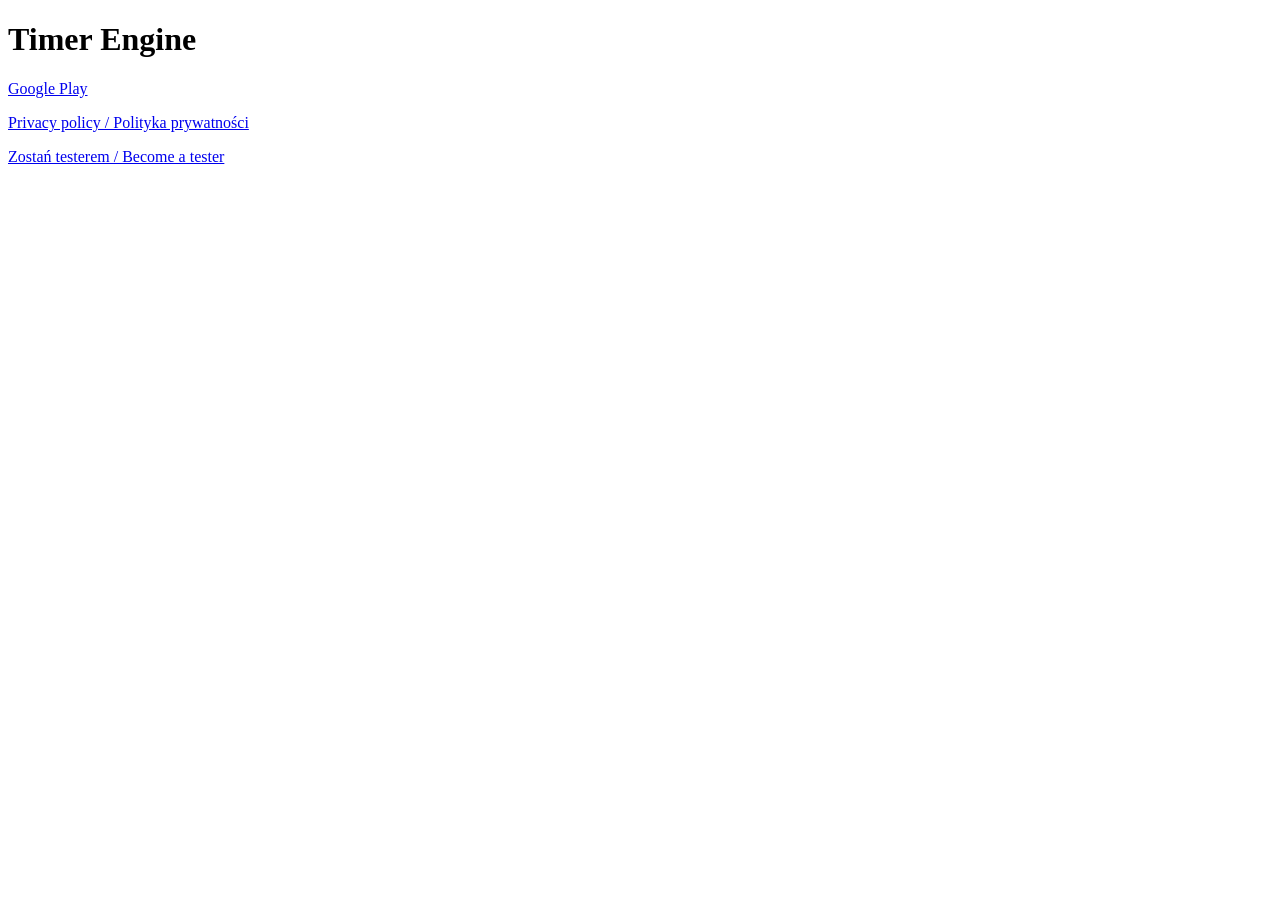
<file: index.html>
<!doctype html><html lang="en"><meta charset="utf-8"><meta name="viewport" content="width=device-width, initial-scale=1"><title>Timer Engine</title><h1>Timer Engine</h1><p><a href="https://play.google.com/store/apps/details?id=timer.engine">Google Play</a></p><p><a href="https://gar2d2.github.io/customizable-timer-privacy/">Privacy policy / Polityka prywatności</a></p><p><a href="/testers/">Zostań testerem / Become a tester</a></p></html>
</file>
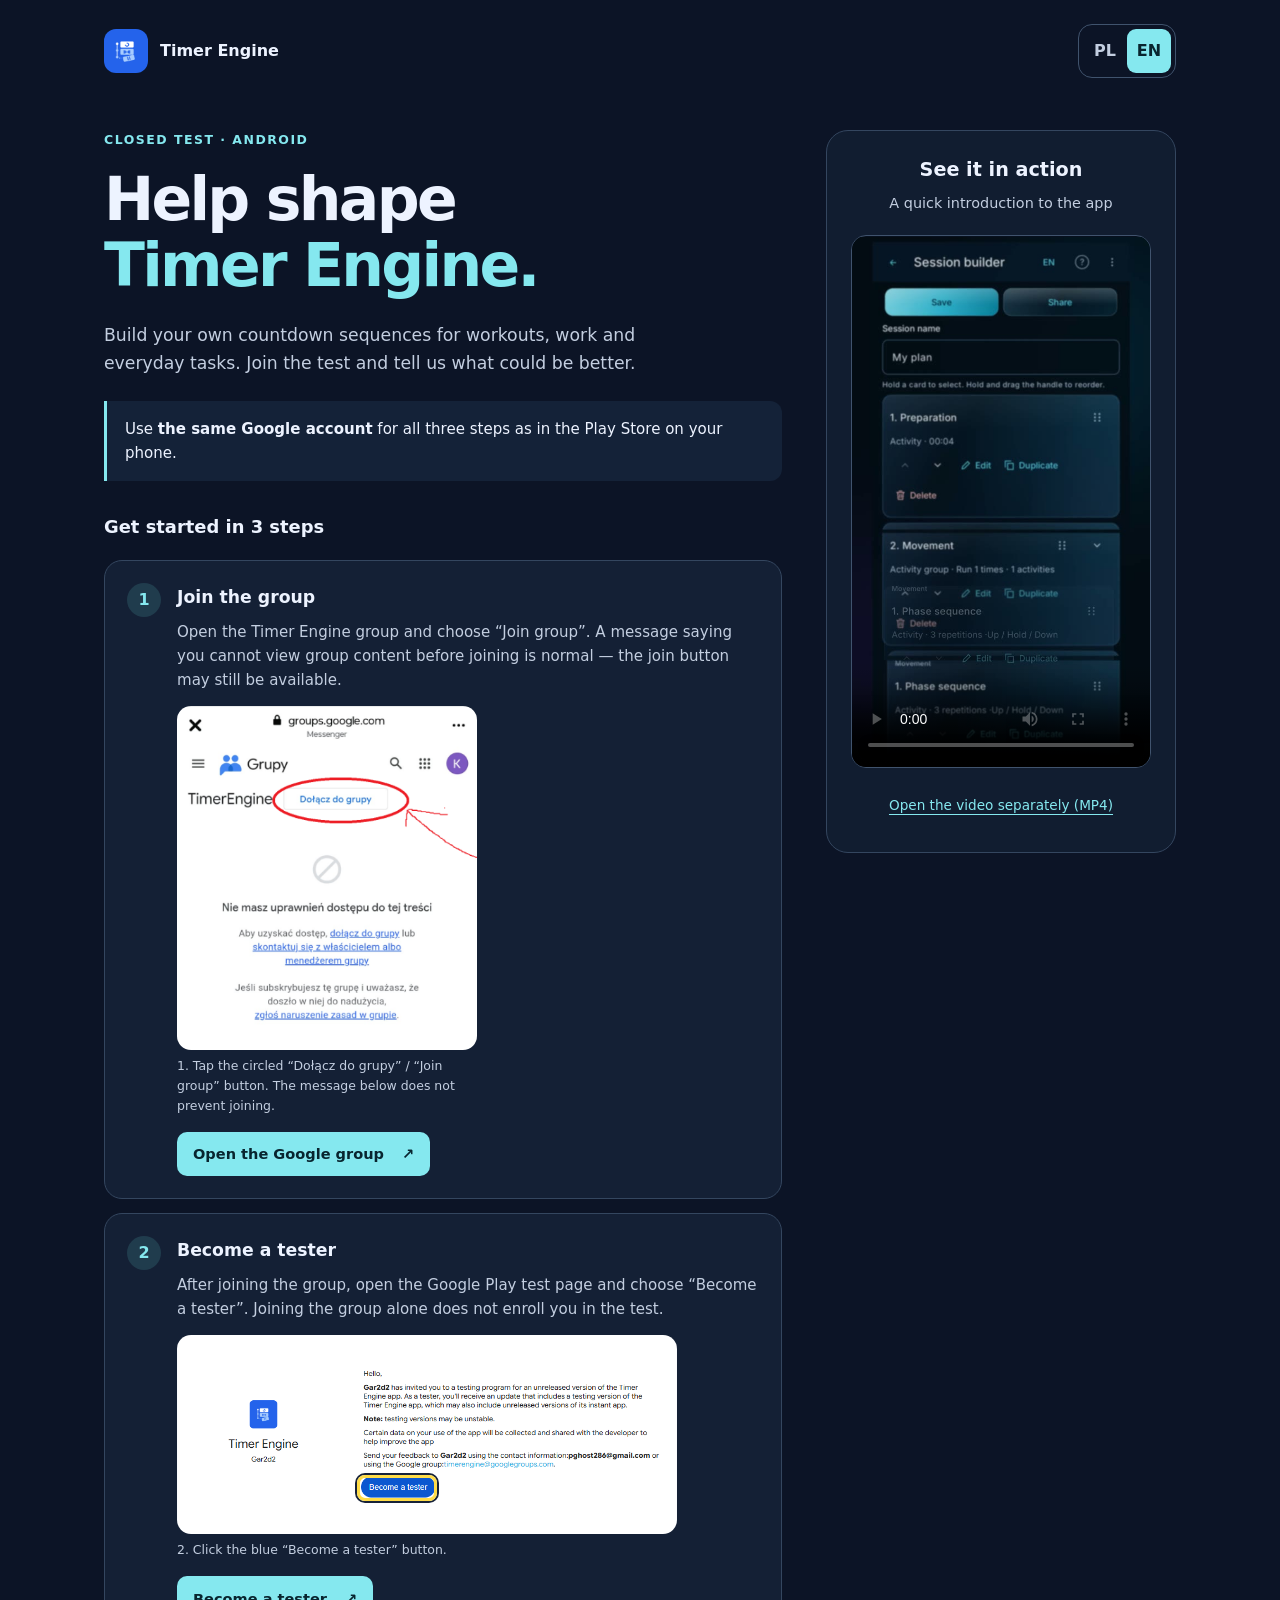
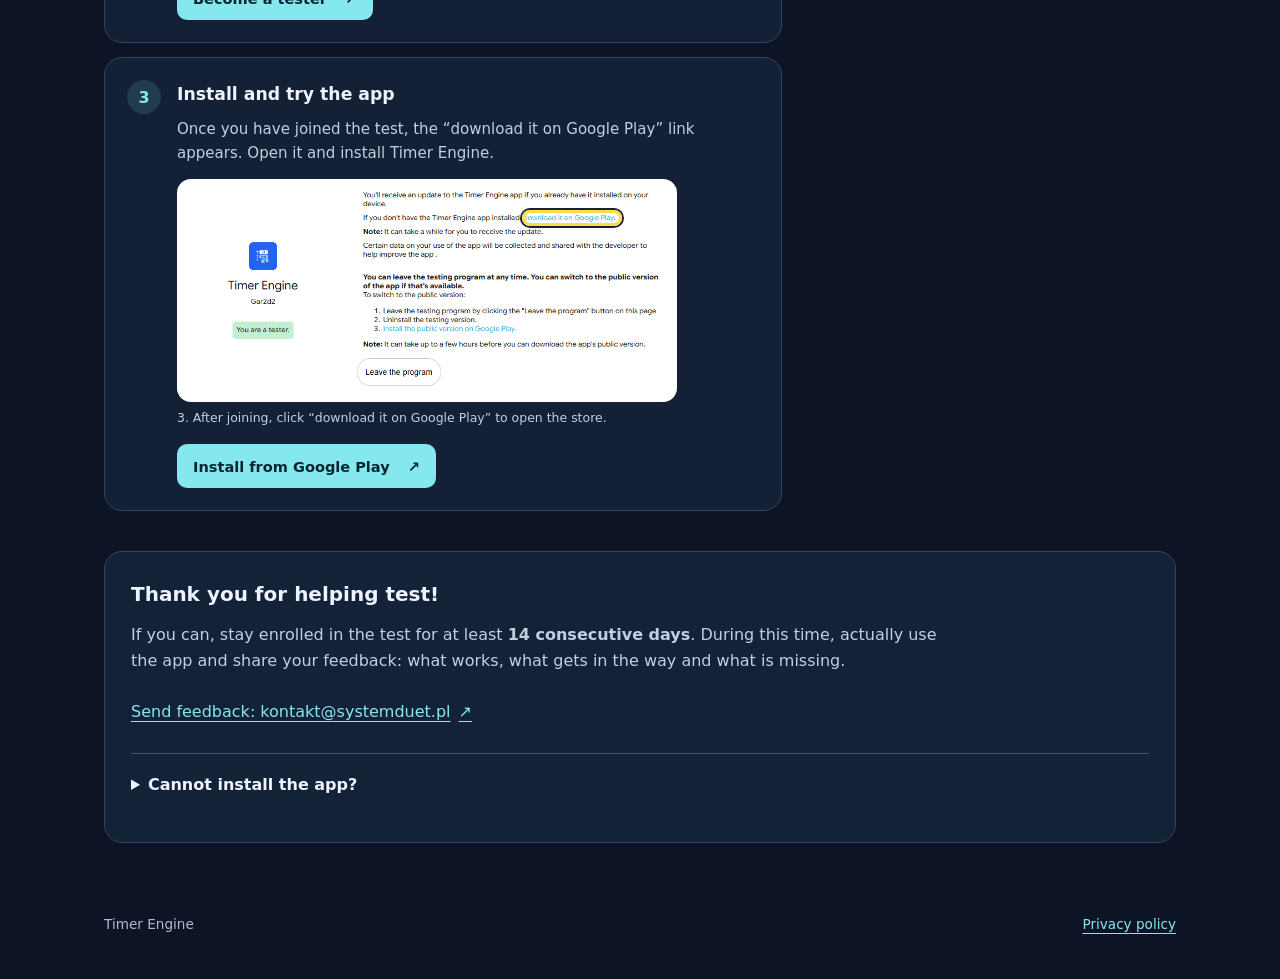
<file: testers/index.html>
<!doctype html>
<html lang="pl">
	<head>
		<meta charset="utf-8">
		<meta name="viewport" content="width=device-width, initial-scale=1">
		<meta name="description" content="Dołącz do testów Timer Engine. Join the Timer Engine closed test.">
		<meta name="theme-color" content="#0c1426">
		<title>Dołącz do testów · Timer Engine</title>
		<link rel="icon" href="assets/icon.png">
		<link rel="stylesheet" href="style.css?v=enrollment-steps-20261110">
		<script src="script.js" defer></script>
	</head>
	<body>
		<header class="site-header">
			<a class="brand" href="../" aria-label="Timer Engine">
				<img src="assets/icon.png" width="44" height="44" alt="">
				<span>Timer Engine</span>
			</a>
			<nav class="language-picker" aria-label="Language / Język" hidden>
				<button type="button" data-select-language="pl" aria-pressed="true">PL</button>
				<button type="button" data-select-language="en" aria-pressed="false">EN</button>
			</nav>
		</header>
		<main>
			<div class="onboarding-layout">
				<div class="instructions">
					<section class="intro" data-language="pl" lang="pl">
						<p class="eyebrow">Testy zamknięte · Android</p>
						<h1>Pomóż rozwijać<br><span>Timer Engine.</span></h1>
						<p class="lead">Twórz własne sekwencje odliczania — do treningu, pracy i codziennych zadań. Dołącz do testów i daj znać, co warto poprawić.</p>
						<p class="account-note">We wszystkich trzech krokach użyj <strong>tego samego konta Google</strong> co w Sklepie Play na telefonie.</p>
					</section>
					<section class="intro" data-language="en" lang="en" hidden>
						<p class="eyebrow">Closed test · Android</p>
						<h1>Help shape<br><span>Timer Engine.</span></h1>
						<p class="lead">Build your own countdown sequences for workouts, work and everyday tasks. Join the test and tell us what could be better.</p>
						<p class="account-note">Use <strong>the same Google account</strong> for all three steps as in the Play Store on your phone.</p>
					</section>
					<section data-language="pl" lang="pl" aria-labelledby="steps-pl">
						<h2 id="steps-pl" class="section-title">Zacznij w 3 krokach</h2>
						<ol class="steps">
							<li><span class="step-number" aria-hidden="true">1</span><div><h3>Dołącz do grupy</h3><p>Otwórz grupę Timer Engine i wybierz „Dołącz do grupy”. Komunikat o braku dostępu do treści grupy przed dołączeniem jest normalny — przycisk dołączenia nadal może być dostępny.</p><figure class="click-guide real-guide real-guide-1"><a class="screenshot-frame" href="assets/real-google-group-hq.png" target="_blank" rel="noopener"><img src="assets/real-google-group-hq.png" width="426" height="489" alt="1. Kliknij „Dołącz do grupy” w zaznaczonym miejscu. Komunikat poniżej nie blokuje dołączenia." loading="lazy"></a><figcaption>1. Kliknij „Dołącz do grupy” w zaznaczonym miejscu. Komunikat poniżej nie blokuje dołączenia.</figcaption></figure><a class="action" href="https://groups.google.com/g/timerengine">Otwórz grupę Google <span aria-hidden="true">↗</span></a></div></li>
							<li><span class="step-number" aria-hidden="true">2</span><div><h3>Zostań testerem</h3><p>Po dołączeniu do grupy otwórz stronę testów Google Play i wybierz „Zostań testerem”. Samo członkostwo w grupie nie zapisuje do testu.</p><figure class="click-guide real-guide real-guide-2"><a class="screenshot-frame" href="assets/real-play-become-tester.png" target="_blank" rel="noopener"><img src="assets/real-play-become-tester.png" width="902" height="360" alt="2. Kliknij niebieski przycisk „Become a tester” („Zostań testerem”)." loading="lazy"><span class="screenshot-target" aria-hidden="true"></span></a><figcaption>2. Kliknij niebieski przycisk „Become a tester” („Zostań testerem”).</figcaption></figure><a class="action" href="https://play.google.com/apps/testing/timer.engine">Zostań testerem <span aria-hidden="true">↗</span></a></div></li>
							<li><span class="step-number" aria-hidden="true">3</span><div><h3>Zainstaluj i sprawdź aplikację</h3><p>Po zapisaniu do testu pojawi się link „download it on Google Play”. Otwórz go i zainstaluj Timer Engine.</p><figure class="click-guide real-guide real-guide-3"><a class="screenshot-frame" href="assets/real-play-download.png" target="_blank" rel="noopener"><img src="assets/real-play-download.png" width="901" height="402" alt="3. Po dołączeniu kliknij „download it on Google Play”, aby przejść do sklepu." loading="lazy"><span class="screenshot-target" aria-hidden="true"></span></a><figcaption>3. Po dołączeniu kliknij „download it on Google Play”, aby przejść do sklepu.</figcaption></figure><a class="action" href="https://play.google.com/store/apps/details?id=timer.engine">Zainstaluj z Google Play <span aria-hidden="true">↗</span></a></div></li>
						</ol>
					</section>
					<section data-language="en" lang="en" aria-labelledby="steps-en" hidden>
						<h2 id="steps-en" class="section-title">Get started in 3 steps</h2>
						<ol class="steps">
							<li><span class="step-number" aria-hidden="true">1</span><div><h3>Join the group</h3><p>Open the Timer Engine group and choose “Join group”. A message saying you cannot view group content before joining is normal — the join button may still be available.</p><figure class="click-guide real-guide real-guide-1"><a class="screenshot-frame" href="assets/real-google-group-hq.png" target="_blank" rel="noopener"><img src="assets/real-google-group-hq.png" width="426" height="489" alt="1. Tap the circled “Dołącz do grupy” / “Join group” button. The message below does not prevent joining." loading="lazy"></a><figcaption>1. Tap the circled “Dołącz do grupy” / “Join group” button. The message below does not prevent joining.</figcaption></figure><a class="action" href="https://groups.google.com/g/timerengine">Open the Google group <span aria-hidden="true">↗</span></a></div></li>
							<li><span class="step-number" aria-hidden="true">2</span><div><h3>Become a tester</h3><p>After joining the group, open the Google Play test page and choose “Become a tester”. Joining the group alone does not enroll you in the test.</p><figure class="click-guide real-guide real-guide-2"><a class="screenshot-frame" href="assets/real-play-become-tester.png" target="_blank" rel="noopener"><img src="assets/real-play-become-tester.png" width="902" height="360" alt="2. Click the blue “Become a tester” button." loading="lazy"><span class="screenshot-target" aria-hidden="true"></span></a><figcaption>2. Click the blue “Become a tester” button.</figcaption></figure><a class="action" href="https://play.google.com/apps/testing/timer.engine">Become a tester <span aria-hidden="true">↗</span></a></div></li>
							<li><span class="step-number" aria-hidden="true">3</span><div><h3>Install and try the app</h3><p>Once you have joined the test, the “download it on Google Play” link appears. Open it and install Timer Engine.</p><figure class="click-guide real-guide real-guide-3"><a class="screenshot-frame" href="assets/real-play-download.png" target="_blank" rel="noopener"><img src="assets/real-play-download.png" width="901" height="402" alt="3. After joining, click “download it on Google Play” to open the store." loading="lazy"><span class="screenshot-target" aria-hidden="true"></span></a><figcaption>3. After joining, click “download it on Google Play” to open the store.</figcaption></figure><a class="action" href="https://play.google.com/store/apps/details?id=timer.engine">Install from Google Play <span aria-hidden="true">↗</span></a></div></li>
						</ol>
					</section>
				</div>
				<aside class="video-panel" aria-labelledby="video-title">
					<div class="video-heading">
						<h2 id="video-title"><span data-language="pl">Zobacz, jak to działa</span><span data-language="en" hidden>See it in action</span></h2>
						<p><span data-language="pl">Krótkie wprowadzenie do aplikacji</span><span data-language="en" hidden>A quick introduction to the app</span></p>
					</div>
					<video id="introduction-video" controls playsinline preload="none" poster="assets/poster-pl.jpg" aria-label="Wprowadzenie do Timer Engine">
						<source src="assets/introduction-pl.mp4" type="video/mp4">
						<a href="assets/introduction-pl.mp4">MP4 — Timer Engine</a>
					</video>
					<p class="video-download"><a id="video-download" href="assets/introduction-pl.mp4"><span data-language="pl">Otwórz film osobno (MP4)</span><span data-language="en" hidden>Open the video separately (MP4)</span></a></p>
				</aside>
			</div>
			<section class="support-panel" data-language="pl" lang="pl" aria-labelledby="support-pl">
				<h2 id="support-pl">Dziękuję za pomoc w testach!</h2>
				<p>Jeśli możesz, pozostań zapisany do testu przez co najmniej <strong>14 kolejnych dni</strong>. W tym czasie rzeczywiście korzystaj z aplikacji i podziel się uwagami — co działa, co przeszkadza i czego brakuje.</p>
				<a class="feedback-link" href="mailto:kontakt@systemduet.pl?subject=Timer%20Engine%20-%20testy">Prześlij uwagi: kontakt@systemduet.pl <span aria-hidden="true">↗</span></a>
				<details><summary>Nie możesz zainstalować aplikacji?</summary><div class="help-content"><p>Sprawdź członkostwo w grupie oraz konto Google na stronie testów i w Sklepie Play. Zapisanie do testu może zacząć działać dopiero po kilku godzinach.</p><p>Dostępność zależy też od kraju konta Google Play — test może być ograniczony do Polski. Jeśli korzystasz z testu wewnętrznego, możesz widzieć inną wersję; napisz do nas, aby sprawdzić dostęp do testu zamkniętego.</p></div></details>
			</section>
			<section class="support-panel" data-language="en" lang="en" aria-labelledby="support-en" hidden>
				<h2 id="support-en">Thank you for helping test!</h2>
				<p>If you can, stay enrolled in the test for at least <strong>14 consecutive days</strong>. During this time, actually use the app and share your feedback: what works, what gets in the way and what is missing.</p>
				<a class="feedback-link" href="mailto:kontakt@systemduet.pl?subject=Timer%20Engine%20-%20testing">Send feedback: kontakt@systemduet.pl <span aria-hidden="true">↗</span></a>
				<details><summary>Cannot install the app?</summary><div class="help-content"><p>Check your group membership and Google account on the test page and in the Play Store. Enrollment changes may take a few hours to become available.</p><p>Availability also depends on your Google Play account country — the test may be limited to Poland. If you are in the internal test, you may see a different version; contact us to check access to the closed test.</p></div></details>
			</section>
		</main>
		<footer><span>Timer Engine</span><a href="https://gar2d2.github.io/customizable-timer-privacy/"><span data-language="pl">Polityka prywatności</span><span data-language="en" hidden>Privacy policy</span></a></footer>
	</body>
</html>
</file>
<file: testers/style.css>
:root {
	color-scheme: dark;
	font-family: system-ui, -apple-system, BlinkMacSystemFont, 'Segoe UI', sans-serif;
	color: #edf3ff;
	background: #0c1426;
	line-height: 1.6;
}

* { box-sizing: border-box; }
[hidden] { display: none !important; }
body { margin: 0; }
a { color: #85e8ef; text-underline-offset: 4px; }
button, a, summary { -webkit-tap-highlight-color: transparent; }
a:focus-visible, button:focus-visible, summary:focus-visible, video:focus-visible {
	outline: 3px solid #fbdb85;
	outline-offset: 5px;
}
.site-header, main, footer { max-width: 1120px; margin: 0 auto; padding-inline: 24px; }
.site-header { display: flex; align-items: center; justify-content: space-between; gap: 16px; padding-block: 24px; }
.brand { display: inline-flex; align-items: center; gap: 12px; color: #edf3ff; font-weight: 750; text-decoration: none; }
.brand img { border-radius: 12px; }
.language-picker { display: flex; padding: 4px; border: 1px solid #40536d; border-radius: 14px; }
.language-picker button { min-width: 44px; min-height: 44px; padding: 8px; border: 0; border-radius: 9px; font: inherit; font-weight: 700; color: #c3cee0; background: transparent; cursor: pointer; }
.language-picker button[aria-pressed='true'] { color: #08252f; background: #85e8ef; }
main { padding-block: 28px 40px; }
.onboarding-layout { display: grid; gap: 36px; align-items: start; }
.eyebrow { margin: 0 0 16px; color: #85e8ef; font-size: .78rem; font-weight: 800; letter-spacing: .12em; text-transform: uppercase; }
h1 { margin: 0 0 24px; font-size: clamp(2.2rem, 5vw, 3.75rem); line-height: 1.1; letter-spacing: -.045em; }
h1 span { color: #85e8ef; }
.lead { margin: 0 0 24px; color: #c3cee0; font-size: 1.08rem; max-width: 590px; }
.account-note { margin: 0 0 32px; padding: 16px 18px; border-left: 3px solid #85e8ef; background: #142238; border-radius: 0 12px 12px 0; font-size: .94rem; }
.section-title { margin: 0 0 18px; font-size: 1.12rem; }
.steps { margin: 0; padding: 0; list-style: none; display: grid; gap: 14px; }
.steps li { display: flex; align-items: flex-start; gap: 16px; padding: 22px; border: 1px solid #34465f; border-radius: 18px; background: #142035; }
.step-number { flex-shrink: 0; display: grid; place-items: center; width: 34px; height: 34px; color: #85e8ef; background: #203c4d; border-radius: 50%; font-weight: 800; }
h3 { margin: 1px 0 8px; font-size: 1.08rem; }
.steps p { margin: 0 0 14px; color: #c3cee0; font-size: .94rem; }
.action { display: inline-flex; align-items: center; justify-content: space-between; gap: 18px; min-height: 44px; padding: 10px 16px; background: #85e8ef; color: #08252f; text-decoration: none; border-radius: 10px; font-weight: 750; font-size: .91rem; }
.action:hover { background: #b1f3f6; }
.video-panel { text-align: center; background: #111d30; padding: 24px; border: 1px solid #34465f; border-radius: 22px; }
.video-heading h2 { margin: 0 0 6px; font-size: 1.2rem; }
.video-heading p { margin: 0 0 20px; color: #c3cee0; font-size: .9rem; }
video { display: block; width: 100%; max-width: 300px; aspect-ratio: 9 / 16; margin: 0 auto; border: 1px solid #40536d; border-radius: 15px; background: #07101e; object-fit: contain; }
.video-download { margin: 16px 0 0; font-size: .85rem; }
.video-download a { display: inline-flex; align-items: center; min-height: 44px; }
.support-panel { margin-top: 40px; padding: 26px; background: #142238; border: 1px solid #34465f; border-radius: 18px; }
.support-panel h2 { margin: 0 0 12px; font-size: 1.25rem; }
.support-panel > p { margin: 0 0 16px; max-width: 830px; color: #c3cee0; }
.feedback-link { display: inline-flex; align-items: center; gap: 8px; min-height: 44px; overflow-wrap: anywhere; }
details { margin-top: 20px; border-top: 1px solid #40536d; }
summary { padding-block: 18px; cursor: pointer; font-weight: 650; min-height: 44px; }
.help-content { max-width: 830px; color: #c3cee0; }
.help-content p { margin: 0 0 16px; }
footer { display: flex; flex-wrap: wrap; justify-content: space-between; gap: 12px; padding-block: 20px 32px; color: #aebbd0; font-size: .85rem; }
footer a { display: inline-flex; align-items: center; min-height: 44px; }
footer > span { display: inline-flex; align-items: center; min-height: 44px; }

@media (min-width: 880px) {
	.onboarding-layout { grid-template-columns: minmax(0, 1fr) 350px; gap: 44px; }
	.video-panel { position: sticky; top: 24px; }
}

@media (max-width: 430px) {
	.site-header, main, footer { padding-inline: 18px; }
	.brand { gap: 8px; font-size: .95rem; }
	.brand img { width: 36px; height: 36px; }
	.steps li { padding: 18px 14px; gap: 12px; }
	.action { width: 100%; }
	.support-panel { padding: 20px; }
}

@media (prefers-reduced-motion: reduce) {
	*, *::before, *::after { scroll-behavior: auto !important; }
}

.steps li > div { min-width: 0; flex: 1; }
.click-guide { margin: 0 0 16px; max-width: 400px; }
.click-guide a { display: block; border-radius: 14px; }
.click-guide img { display: block; width: 100%; height: auto; border-radius: 14px; }
.click-guide figcaption { margin-top: 6px; color: #c3cee0; font-size: .78rem; }

.onboarding-layout > * { min-width: 0; }

.real-guide-1 { max-width: 300px; }
.real-guide-2 { max-width: 500px; }
.real-guide-3 { max-width: 500px; }
.screenshot-frame { position: relative; }
.screenshot-target { position: absolute; border: 3px solid #ffdc48; border-radius: 8px; box-shadow: 0 0 0 2px #172238; pointer-events: none; }
.real-guide-2 .screenshot-target { left: 36%; top: 70%; width: 16%; height: 13%; }
.real-guide-3 .screenshot-target { left: 69%; top: 14%; width: 20%; height: 7%; }
</file>
